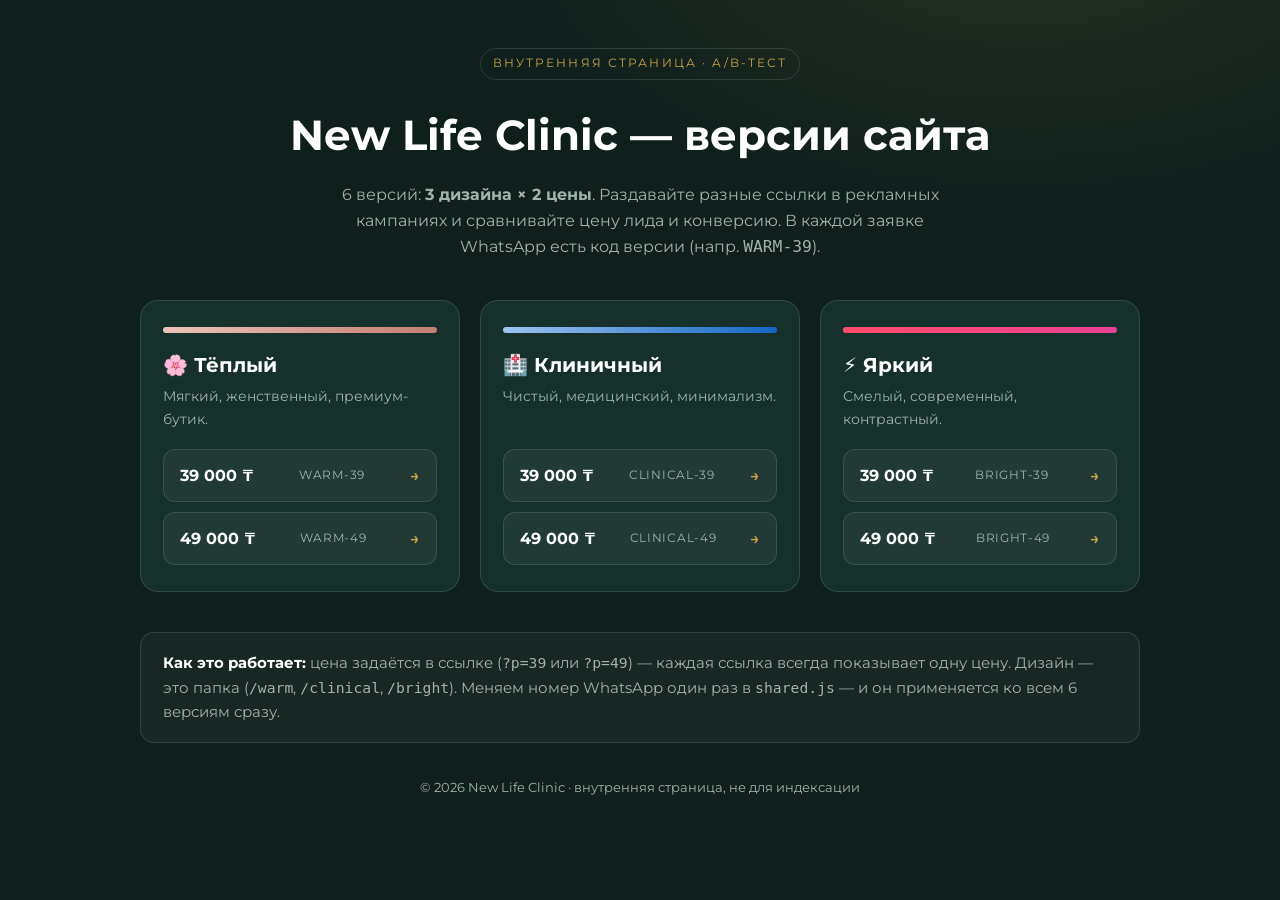
<file: index.html>
<!DOCTYPE html>
<html lang="ru">
<head>
  <meta charset="UTF-8" />
  <meta name="viewport" content="width=device-width, initial-scale=1.0" />
  <meta name="robots" content="noindex" />
  <title>New Life Clinic — версии для A/B-теста</title>
  <link href="https://fonts.googleapis.com/css2?family=Montserrat:wght@400;500;600;700&display=swap" rel="stylesheet" />
  <style>
    :root{
      --bg:#0f1f1c; --panel:#16302b; --line:rgba(255,255,255,.12);
      --ink:#fff; --muted:#9fb4ad; --accent:#c8a24c; --accent2:#2a9d6f;
    }
    *{box-sizing:border-box}
    body{margin:0;font-family:'Montserrat',system-ui,sans-serif;background:
      radial-gradient(900px 500px at 80% -10%,rgba(200,162,76,.14),transparent 60%),var(--bg);
      color:var(--ink);line-height:1.6;min-height:100vh;padding:48px 20px}
    .wrap{max-width:1000px;margin:0 auto}
    .head{text-align:center;margin-bottom:40px}
    .badge{display:inline-block;font-size:.74rem;letter-spacing:.18em;text-transform:uppercase;
      color:var(--accent);border:1px solid var(--line);border-radius:999px;padding:.45em 1em;margin-bottom:18px}
    h1{font-size:clamp(1.8rem,4vw,2.6rem);margin:.1em 0 .3em;font-weight:700}
    .sub{color:var(--muted);max-width:620px;margin:0 auto;font-size:1.02rem}
    .grid{display:grid;grid-template-columns:repeat(3,1fr);gap:20px;margin-top:40px}
    .card{background:var(--panel);border:1px solid var(--line);border-radius:18px;padding:26px 22px;display:flex;flex-direction:column}
    .card h2{font-size:1.25rem;margin:0 0 4px}
    .card .desc{color:var(--muted);font-size:.9rem;margin:0 0 18px;min-height:38px}
    .swatch{height:6px;border-radius:999px;margin-bottom:16px}
    .warm .swatch{background:linear-gradient(90deg,#e9c4ba,#c47d72)}
    .clinical .swatch{background:linear-gradient(90deg,#9cc4f0,#1466c4)}
    .bright .swatch{background:linear-gradient(90deg,#ff4d6d,#e84393)}
    .links{display:grid;gap:10px;margin-top:auto}
    .vlink{display:flex;align-items:center;justify-content:space-between;gap:10px;
      text-decoration:none;color:var(--ink);background:rgba(255,255,255,.05);
      border:1px solid var(--line);border-radius:12px;padding:.8em 1em;transition:.18s}
    .vlink:hover{border-color:var(--accent);background:rgba(200,162,76,.1)}
    .vlink .price{font-weight:700}
    .vlink .code{font-size:.74rem;color:var(--muted);letter-spacing:.06em}
    .vlink .go{color:var(--accent);font-weight:600}
    .note{margin-top:40px;background:rgba(255,255,255,.04);border:1px solid var(--line);
      border-radius:14px;padding:18px 22px;color:var(--muted);font-size:.92rem}
    .note strong{color:var(--ink)}
    .foot{text-align:center;color:var(--muted);font-size:.82rem;margin-top:34px}
    @media (max-width:820px){.grid{grid-template-columns:1fr}}
  </style>
</head>
<body>
  <div class="wrap">
    <div class="head">
      <span class="badge">Внутренняя страница · A/B-тест</span>
      <h1>New Life Clinic — версии сайта</h1>
      <p class="sub">6 версий: <strong>3 дизайна × 2 цены</strong>. Раздавайте разные ссылки в рекламных кампаниях и сравнивайте цену лида и конверсию. В каждой заявке WhatsApp есть код версии (напр. <code>WARM-39</code>).</p>
    </div>

    <div class="grid">
      <div class="card warm">
        <div class="swatch"></div>
        <h2>🌸 Тёплый</h2>
        <p class="desc">Мягкий, женственный, премиум-бутик.</p>
        <div class="links">
          <a class="vlink" href="/warm/?p=39"><span class="price">39 000 ₸</span><span class="code">WARM-39</span><span class="go">→</span></a>
          <a class="vlink" href="/warm/?p=49"><span class="price">49 000 ₸</span><span class="code">WARM-49</span><span class="go">→</span></a>
        </div>
      </div>

      <div class="card clinical">
        <div class="swatch"></div>
        <h2>🏥 Клиничный</h2>
        <p class="desc">Чистый, медицинский, минимализм.</p>
        <div class="links">
          <a class="vlink" href="/clinical/?p=39"><span class="price">39 000 ₸</span><span class="code">CLINICAL-39</span><span class="go">→</span></a>
          <a class="vlink" href="/clinical/?p=49"><span class="price">49 000 ₸</span><span class="code">CLINICAL-49</span><span class="go">→</span></a>
        </div>
      </div>

      <div class="card bright">
        <div class="swatch"></div>
        <h2>⚡ Яркий</h2>
        <p class="desc">Смелый, современный, контрастный.</p>
        <div class="links">
          <a class="vlink" href="/bright/?p=39"><span class="price">39 000 ₸</span><span class="code">BRIGHT-39</span><span class="go">→</span></a>
          <a class="vlink" href="/bright/?p=49"><span class="price">49 000 ₸</span><span class="code">BRIGHT-49</span><span class="go">→</span></a>
        </div>
      </div>
    </div>

    <div class="note">
      <strong>Как это работает:</strong> цена задаётся в ссылке (<code>?p=39</code> или <code>?p=49</code>) — каждая ссылка всегда показывает одну цену. Дизайн — это папка (<code>/warm</code>, <code>/clinical</code>, <code>/bright</code>). Меняем номер WhatsApp один раз в <code>shared.js</code> — и он применяется ко всем 6 версиям сразу.
    </div>
    <p class="foot">© <span id="y">2026</span> New Life Clinic · внутренняя страница, не для индексации</p>
  </div>
  <script>document.getElementById('y').textContent=new Date().getFullYear();</script>
</body>
</html>
</file>
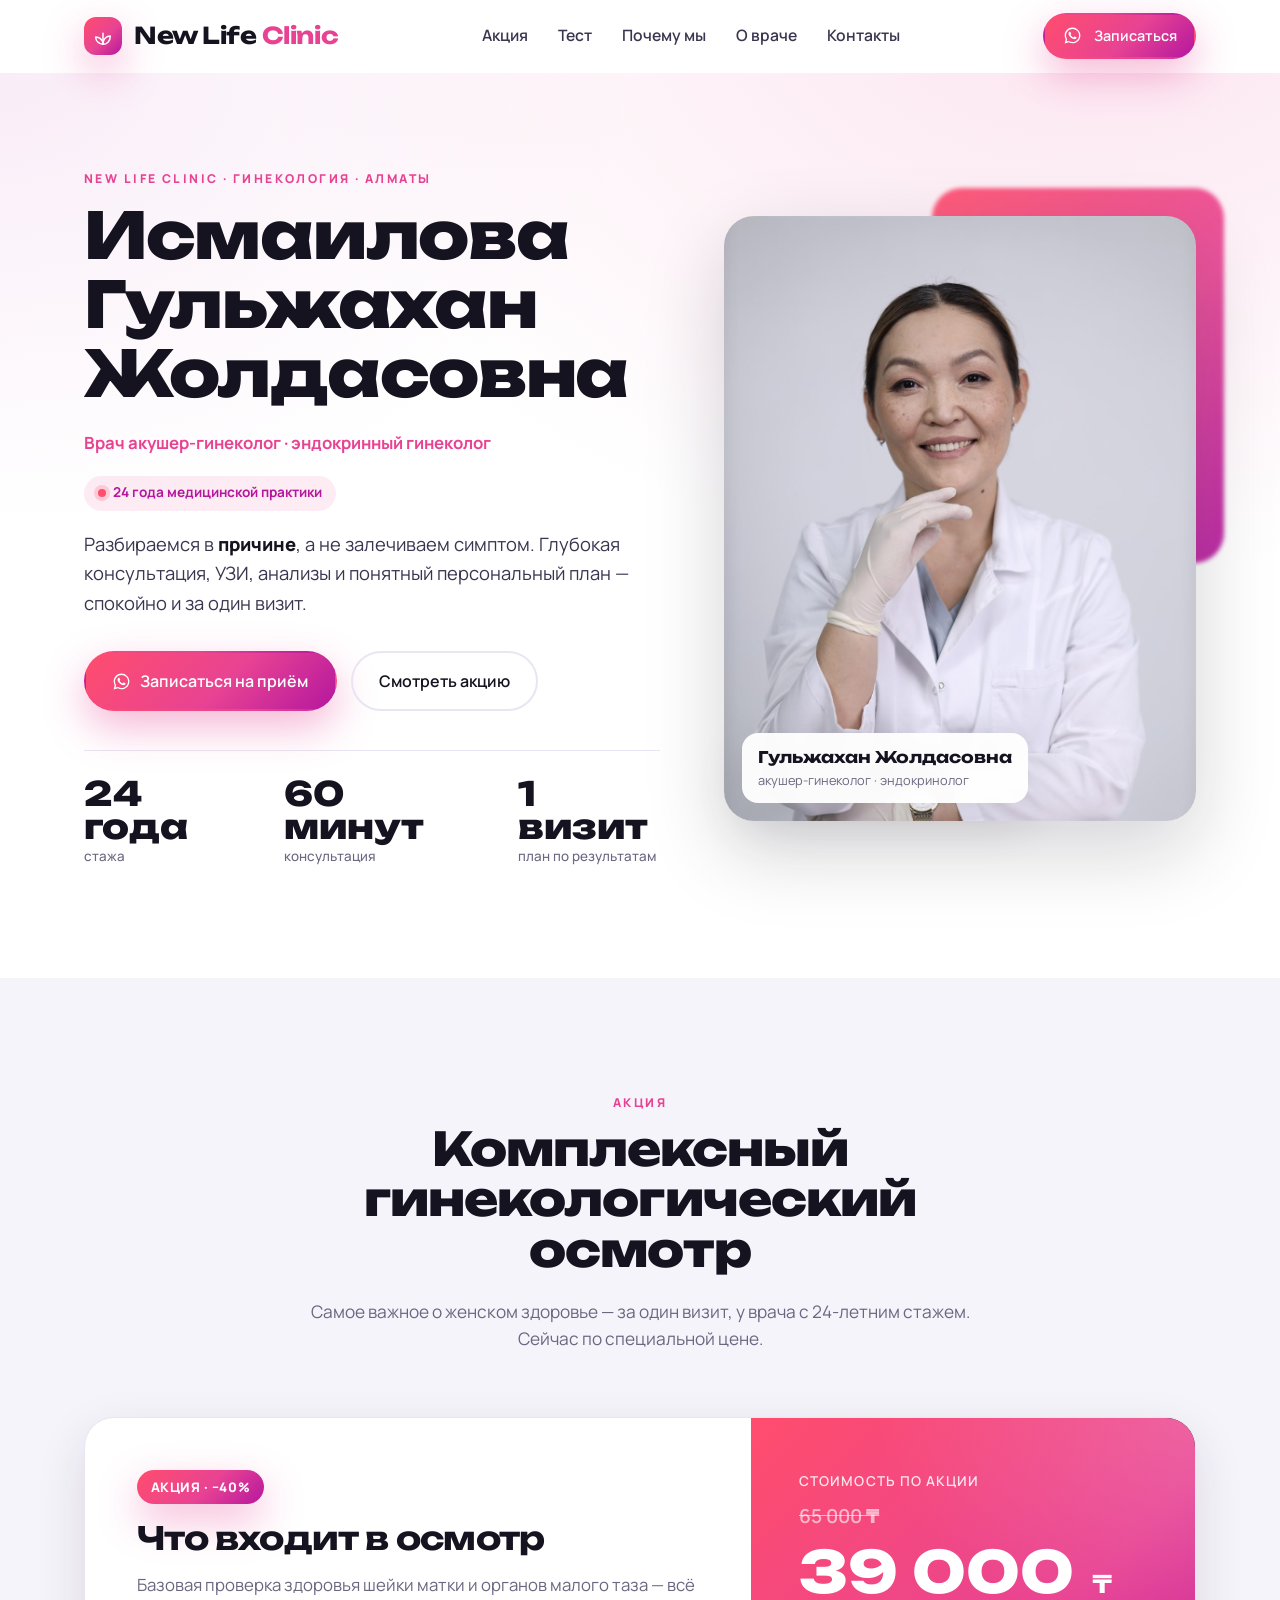
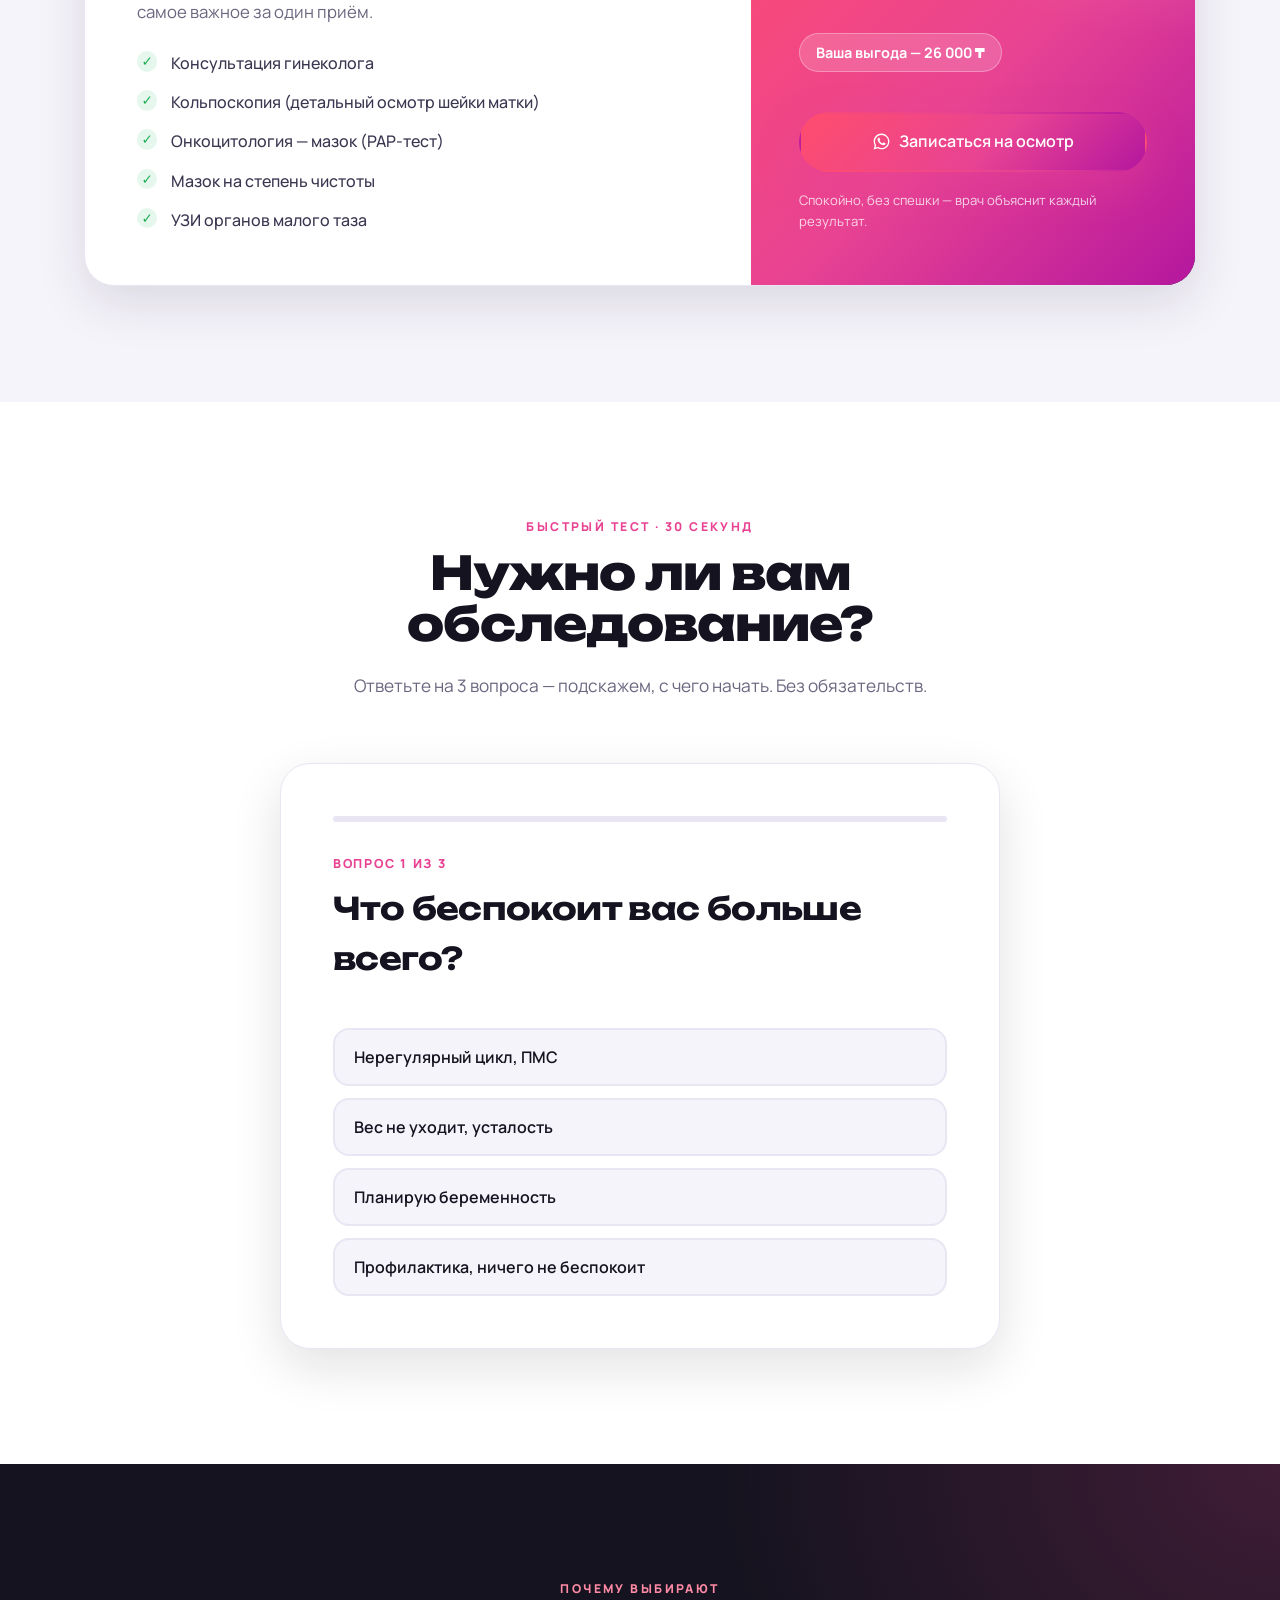
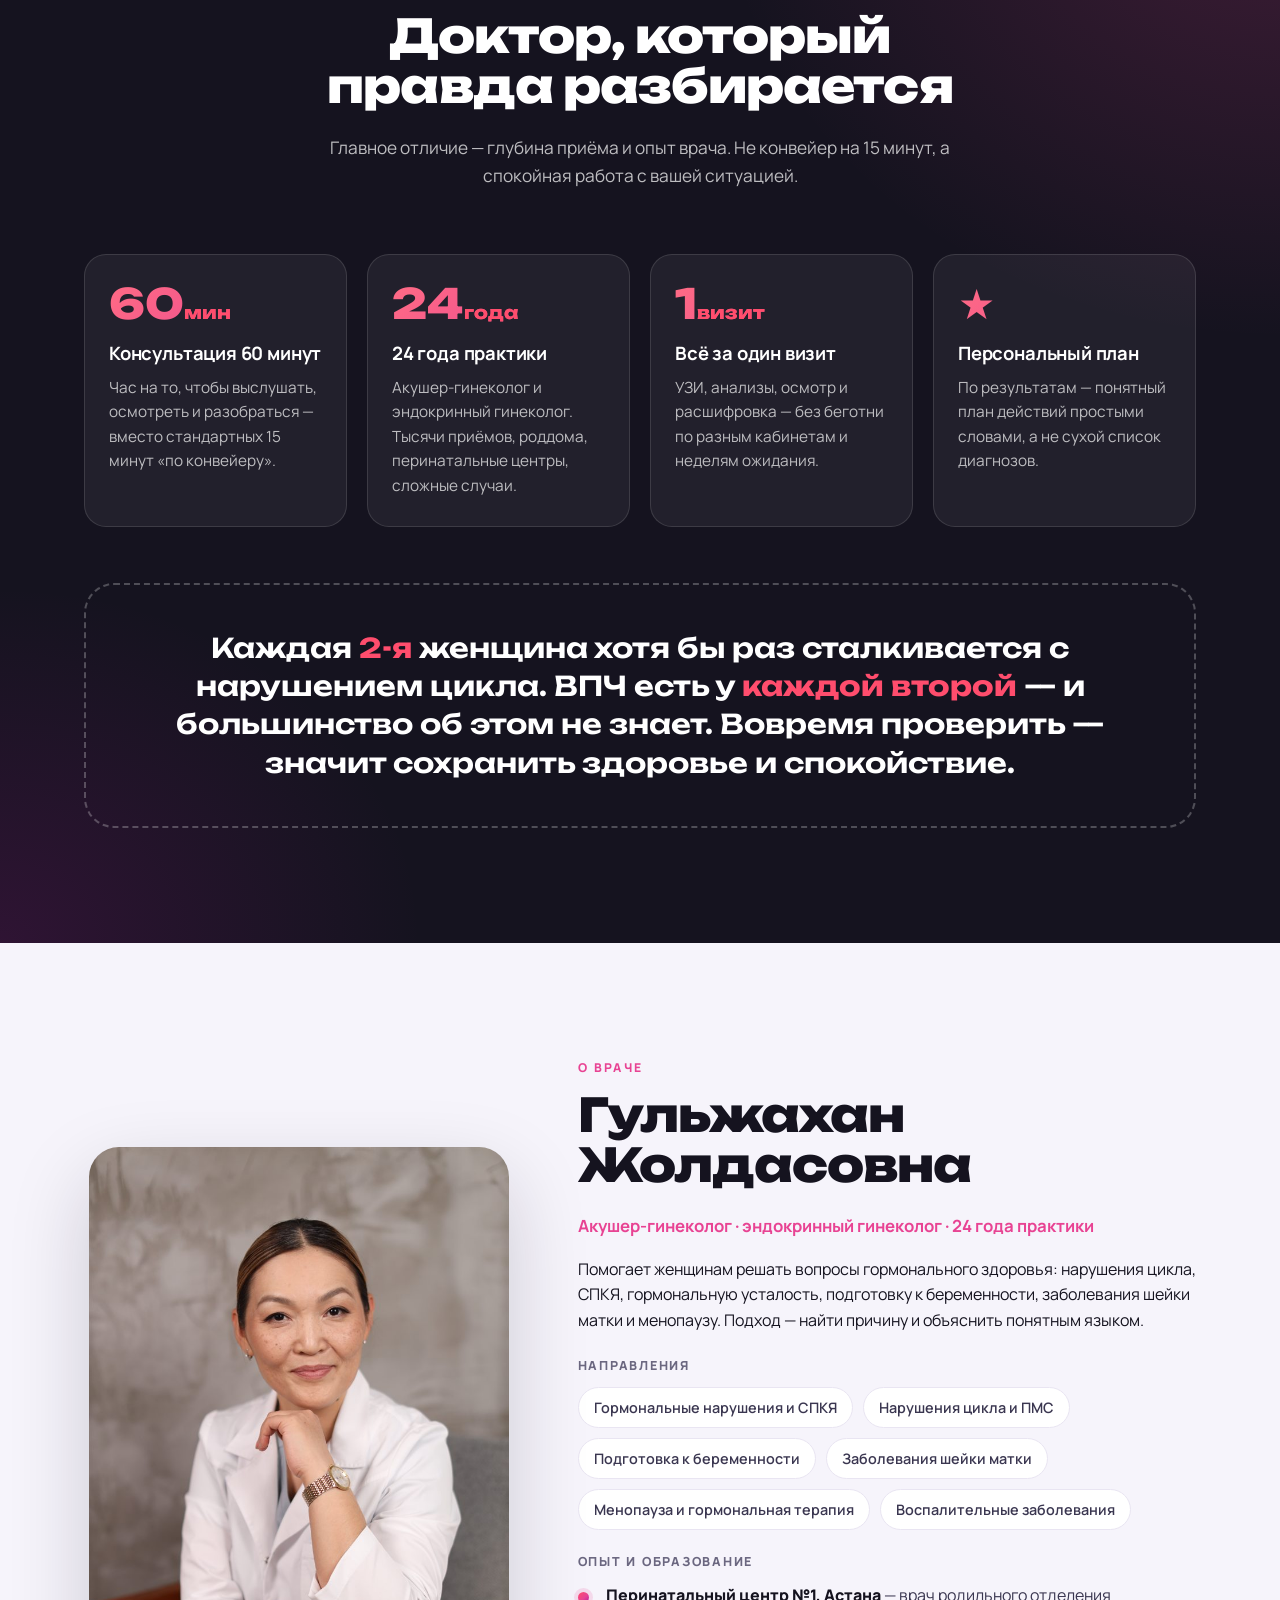
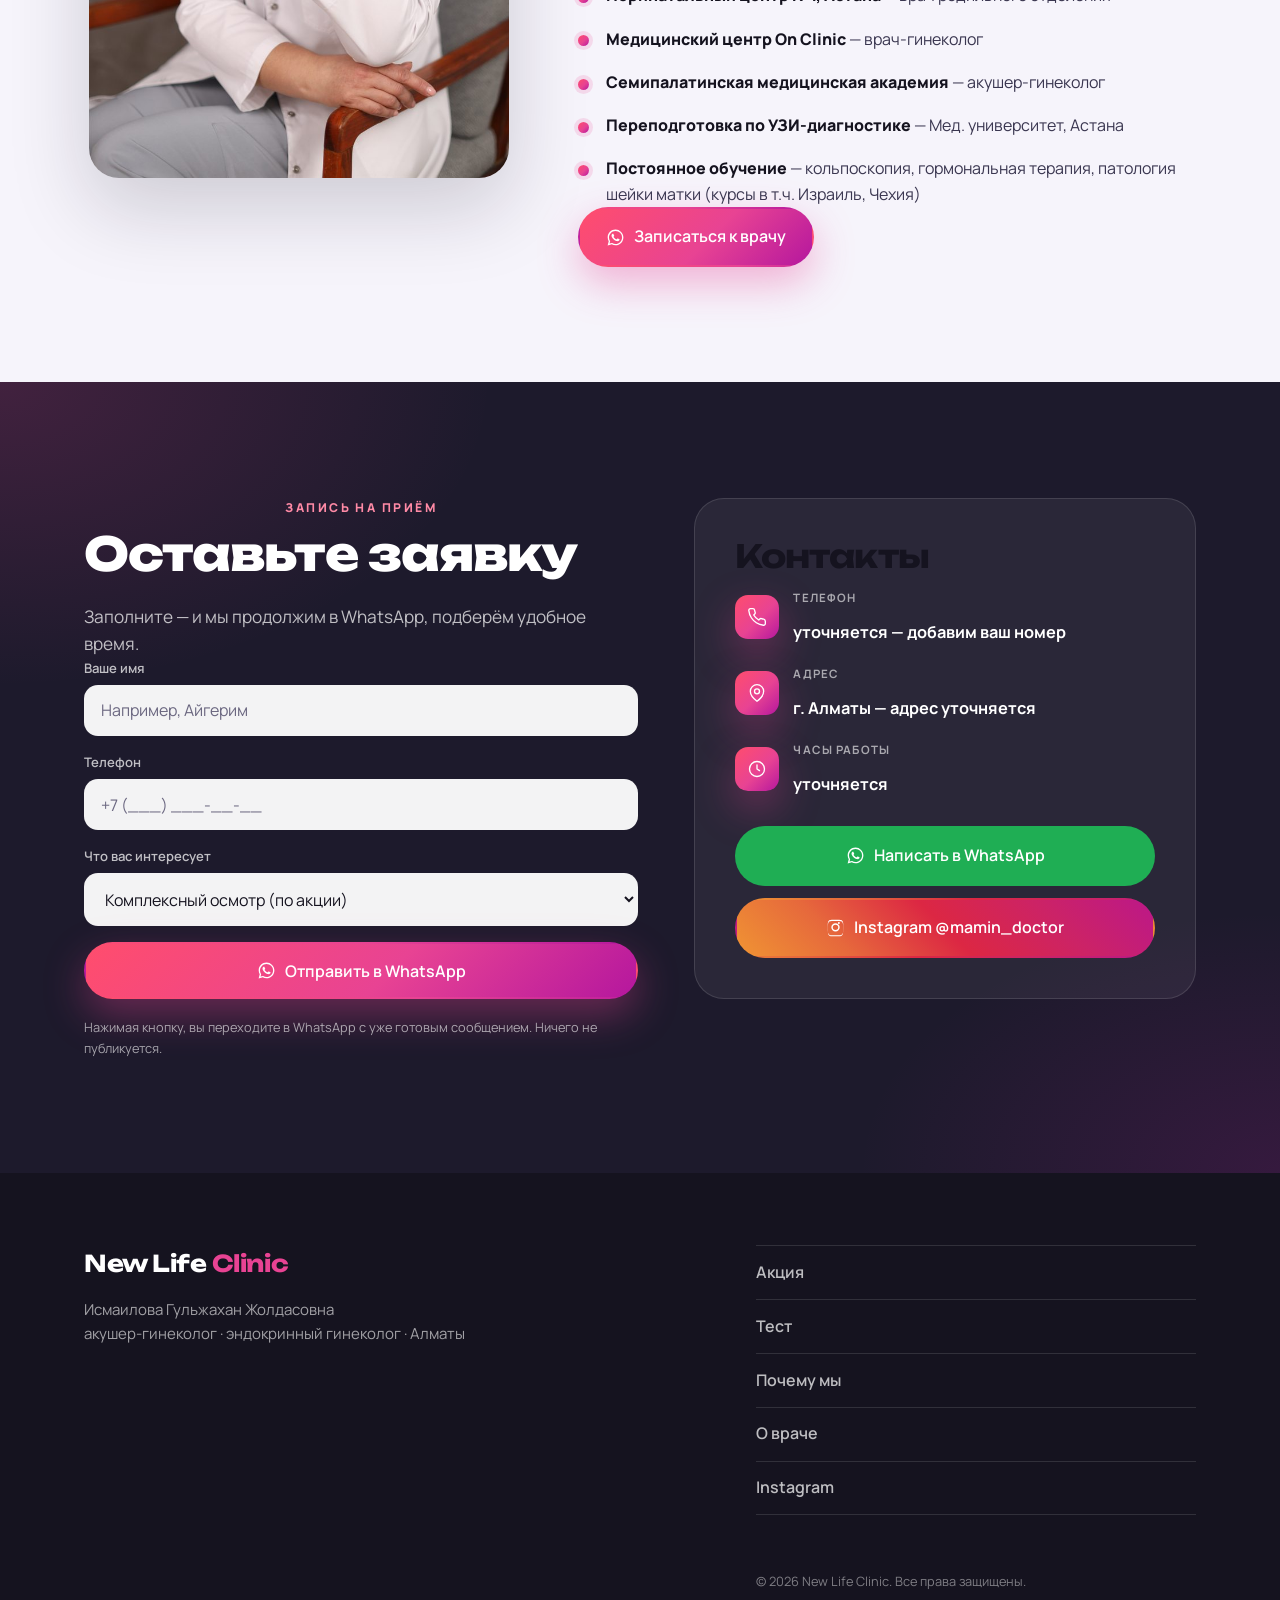
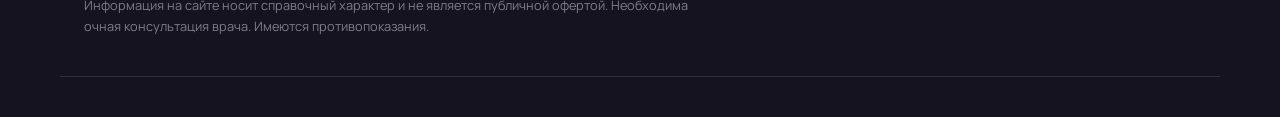
<file: bright/index.html>
<!DOCTYPE html>
<html lang="ru">
<head>
  <meta charset="UTF-8" />
  <meta name="viewport" content="width=device-width, initial-scale=1.0" />
  <title>New Life Clinic — гинеколог Гульжахан Жолдасовна, Алматы</title>
  <meta name="description" content="New Life Clinic, Алматы. Исмаилова Гульжахан Жолдасовна — акушер-гинеколог, эндокринный гинеколог, 24 года практики. Комплексный осмотр по акции. Запись через WhatsApp." />
  <meta name="theme-color" content="#143f39" />
  <meta property="og:type" content="website" />
  <meta property="og:title" content="New Life Clinic — гинеколог Гульжахан Жолдасовна, Алматы" />
  <meta property="og:description" content="Акушер-гинеколог, эндокринный гинеколог с 24-летним стажем. Комплексный осмотр по акции." />
  <meta property="og:image" content="/images/doctor-hero.jpg" />
  <link rel="stylesheet" href="styles.css" />
  <link rel="stylesheet" href="/mobile-fix.css" />
</head>
<body>

  <!-- ================= HEADER ================= -->
  <header class="site-header" id="top">
    <div class="container header-inner">
      <a href="#top" class="logo" aria-label="New Life Clinic">
        <span class="logo-mark" aria-hidden="true">
          <svg viewBox="0 0 24 24" width="22" height="22" fill="none" stroke="currentColor" stroke-width="1.6" stroke-linecap="round" stroke-linejoin="round">
            <path d="M12 21c0-5 -4-8 -8-8 0 5 4 8 8 8Z"/><path d="M12 21c0-6 4-9 8-9 0 6-4 9-8 9Z"/><path d="M12 21V9"/>
          </svg>
        </span>
        <span class="logo-text">New&nbsp;Life&nbsp;<span class="logo-accent">Clinic</span></span>
      </a>
      <nav class="main-nav" aria-label="Основная навигация">
        <a href="#services">Акция</a>
        <a href="#quiz">Тест</a>
        <a href="#why">Почему мы</a>
        <a href="#about">О враче</a>
        <a href="#contacts">Контакты</a>
      </nav>
      <a class="btn btn-primary btn-sm header-cta" data-wa data-service="приём"><svg class="ico" viewBox="0 0 24 24" fill="currentColor" aria-hidden="true"><path d="M19.05 4.91A9.82 9.82 0 0 0 12.04 2C6.58 2 2.13 6.45 2.13 11.91c0 1.75.46 3.45 1.32 4.95L2.05 22l5.25-1.38a9.9 9.9 0 0 0 4.74 1.21h.004c5.46 0 9.91-4.45 9.91-9.91 0-2.65-1.03-5.14-2.9-7.01ZM12.04 20.15h-.003a8.2 8.2 0 0 1-4.18-1.15l-.3-.18-3.12.82.83-3.04-.2-.31a8.2 8.2 0 0 1-1.26-4.38c0-4.54 3.7-8.24 8.25-8.24a8.2 8.2 0 0 1 5.82 2.42 8.18 8.18 0 0 1 2.41 5.83c0 4.54-3.7 8.24-8.24 8.24Zm4.52-6.16c-.25-.12-1.47-.72-1.69-.81-.23-.08-.39-.12-.56.12-.16.25-.64.81-.79.97-.14.17-.29.19-.54.06-.25-.12-1.05-.39-1.99-1.23-.74-.66-1.23-1.47-1.38-1.72-.14-.25-.01-.38.11-.5.11-.11.25-.29.37-.43.13-.14.17-.25.25-.41.08-.17.04-.31-.02-.43-.06-.12-.56-1.34-.76-1.84-.2-.48-.4-.42-.56-.43h-.48c-.17 0-.43.06-.66.31-.22.25-.86.85-.86 2.07s.89 2.4 1.01 2.56c.12.17 1.75 2.67 4.23 3.74.59.26 1.05.41 1.41.52.59.19 1.13.16 1.56.1.48-.07 1.47-.6 1.67-1.18.21-.58.21-1.07.14-1.18-.06-.1-.22-.16-.47-.28Z"/></svg> Записаться</a>
    </div>
  </header>

  <main>

    <!-- ================= HERO ================= -->
    <section class="hero">
      <div class="container hero-grid">
        <div class="hero-copy reveal">
          <p class="eyebrow">New Life Clinic · Гинекология · Алматы</p>
          <h1>Исмаилова<br>Гульжахан Жолдасовна</h1>
          <p class="hero-role">Врач акушер-гинеколог · эндокринный гинеколог</p>
          <p class="hero-badge"><span class="dot"></span> 24 года медицинской практики</p>
          <p class="hero-lead">
            Разбираемся в <strong>причине</strong>, а не залечиваем симптом. Глубокая консультация,
            УЗИ, анализы и понятный персональный план — спокойно и за один визит.
          </p>
          <div class="hero-actions">
            <a class="btn btn-primary" data-wa data-service="осмотр"><svg class="ico" viewBox="0 0 24 24" fill="currentColor" aria-hidden="true"><path d="M19.05 4.91A9.82 9.82 0 0 0 12.04 2C6.58 2 2.13 6.45 2.13 11.91c0 1.75.46 3.45 1.32 4.95L2.05 22l5.25-1.38a9.9 9.9 0 0 0 4.74 1.21h.004c5.46 0 9.91-4.45 9.91-9.91 0-2.65-1.03-5.14-2.9-7.01ZM12.04 20.15h-.003a8.2 8.2 0 0 1-4.18-1.15l-.3-.18-3.12.82.83-3.04-.2-.31a8.2 8.2 0 0 1-1.26-4.38c0-4.54 3.7-8.24 8.25-8.24a8.2 8.2 0 0 1 5.82 2.42 8.18 8.18 0 0 1 2.41 5.83c0 4.54-3.7 8.24-8.24 8.24Zm4.52-6.16c-.25-.12-1.47-.72-1.69-.81-.23-.08-.39-.12-.56.12-.16.25-.64.81-.79.97-.14.17-.29.19-.54.06-.25-.12-1.05-.39-1.99-1.23-.74-.66-1.23-1.47-1.38-1.72-.14-.25-.01-.38.11-.5.11-.11.25-.29.37-.43.13-.14.17-.25.25-.41.08-.17.04-.31-.02-.43-.06-.12-.56-1.34-.76-1.84-.2-.48-.4-.42-.56-.43h-.48c-.17 0-.43.06-.66.31-.22.25-.86.85-.86 2.07s.89 2.4 1.01 2.56c.12.17 1.75 2.67 4.23 3.74.59.26 1.05.41 1.41.52.59.19 1.13.16 1.56.1.48-.07 1.47-.6 1.67-1.18.21-.58.21-1.07.14-1.18-.06-.1-.22-.16-.47-.28Z"/></svg> Записаться на приём</a>
            <a class="btn btn-ghost" href="#services">Смотреть акцию</a>
          </div>
          <ul class="hero-stats">
            <li><strong>24 года</strong><span>стажа</span></li>
            <li><strong>60 минут</strong><span>консультация</span></li>
            <li><strong>1 визит</strong><span>план по результатам</span></li>
          </ul>
        </div>
        <div class="hero-photo reveal">
          <div class="photo-frame float">
            <img src="/images/doctor-hero.jpg" width="1013" height="1300" alt="Исмаилова Гульжахан Жолдасовна — акушер-гинеколог, эндокринный гинеколог" />
          </div>
          <div class="photo-tag">
            <strong>Гульжахан Жолдасовна</strong>
            <span>акушер-гинеколог · эндокринолог</span>
          </div>
        </div>
      </div>
    </section>

    <!-- ================= PROMO OFFER ================= -->
    <section class="section services" id="services">
      <div class="container">
        <div class="section-head reveal">
          <p class="eyebrow center">Акция</p>
          <h2>Комплексный гинекологический осмотр</h2>
          <p class="section-sub">Самое важное о женском здоровье — за один визит, у врача с 24-летним стажем. Сейчас по специальной цене.</p>
        </div>
        <article class="promo reveal">
          <div class="promo-body">
            <span class="badge-sale" data-discount>Акция · −40%</span>
            <h3>Что входит в осмотр</h3>
            <p class="promo-desc">Базовая проверка здоровья шейки матки и органов малого таза — всё самое важное за один приём.</p>
            <ul class="promo-list">
              <li>Консультация гинеколога</li>
              <li>Кольпоскопия (детальный осмотр шейки матки)</li>
              <li>Онкоцитология — мазок (PAP-тест)</li>
              <li>Мазок на степень чистоты</li>
              <li>УЗИ органов малого таза</li>
            </ul>
          </div>
          <div class="promo-side">
            <p class="promo-price-label">Стоимость по акции</p>
            <p class="promo-prices">
              <span class="promo-old"><span data-price-old>65 000</span> ₸</span>
              <span class="promo-price"><span data-price-new>39 000</span> <span class="cur">₸</span></span>
            </p>
            <p class="promo-save">Ваша выгода — <span data-price-save>26 000</span> ₸</p>
            <a class="btn btn-primary btn-block" data-wa data-service="осмотр"><svg class="ico" viewBox="0 0 24 24" fill="currentColor" aria-hidden="true"><path d="M19.05 4.91A9.82 9.82 0 0 0 12.04 2C6.58 2 2.13 6.45 2.13 11.91c0 1.75.46 3.45 1.32 4.95L2.05 22l5.25-1.38a9.9 9.9 0 0 0 4.74 1.21h.004c5.46 0 9.91-4.45 9.91-9.91 0-2.65-1.03-5.14-2.9-7.01ZM12.04 20.15h-.003a8.2 8.2 0 0 1-4.18-1.15l-.3-.18-3.12.82.83-3.04-.2-.31a8.2 8.2 0 0 1-1.26-4.38c0-4.54 3.7-8.24 8.25-8.24a8.2 8.2 0 0 1 5.82 2.42 8.18 8.18 0 0 1 2.41 5.83c0 4.54-3.7 8.24-8.24 8.24Zm4.52-6.16c-.25-.12-1.47-.72-1.69-.81-.23-.08-.39-.12-.56.12-.16.25-.64.81-.79.97-.14.17-.29.19-.54.06-.25-.12-1.05-.39-1.99-1.23-.74-.66-1.23-1.47-1.38-1.72-.14-.25-.01-.38.11-.5.11-.11.25-.29.37-.43.13-.14.17-.25.25-.41.08-.17.04-.31-.02-.43-.06-.12-.56-1.34-.76-1.84-.2-.48-.4-.42-.56-.43h-.48c-.17 0-.43.06-.66.31-.22.25-.86.85-.86 2.07s.89 2.4 1.01 2.56c.12.17 1.75 2.67 4.23 3.74.59.26 1.05.41 1.41.52.59.19 1.13.16 1.56.1.48-.07 1.47-.6 1.67-1.18.21-.58.21-1.07.14-1.18-.06-.1-.22-.16-.47-.28Z"/></svg> Записаться на осмотр</a>
            <p class="promo-note">Спокойно, без спешки — врач объяснит каждый результат.</p>
          </div>
        </article>
      </div>
    </section>

    <!-- ================= QUIZ ================= -->
    <section class="section quiz" id="quiz">
      <div class="container">
        <div class="section-head reveal">
          <p class="eyebrow center">Быстрый тест · 30 секунд</p>
          <h2>Нужно ли вам обследование?</h2>
          <p class="section-sub">Ответьте на 3 вопроса — подскажем, с чего начать. Без обязательств.</p>
        </div>
        <div class="quiz-card reveal" id="quiz-card">
          <div class="quiz-progress"><span class="quiz-progress-bar" id="quiz-bar"></span></div>
          <div class="quiz-step is-active" data-step="0">
            <p class="quiz-count">Вопрос 1 из 3</p>
            <p class="quiz-q">Что беспокоит вас больше всего?</p>
            <div class="quiz-options">
              <button type="button" class="quiz-opt" data-value="нерегулярный цикл или ПМС">Нерегулярный цикл, ПМС</button>
              <button type="button" class="quiz-opt" data-value="вес не уходит, усталость">Вес не уходит, усталость</button>
              <button type="button" class="quiz-opt" data-value="планирование беременности">Планирую беременность</button>
              <button type="button" class="quiz-opt" data-value="профилактика / ничего не беспокоит">Профилактика, ничего не беспокоит</button>
            </div>
          </div>
          <div class="quiz-step" data-step="1">
            <p class="quiz-count">Вопрос 2 из 3</p>
            <p class="quiz-q">Когда вы последний раз были у гинеколога?</p>
            <div class="quiz-options">
              <button type="button" class="quiz-opt" data-value="менее года назад">Менее года назад</button>
              <button type="button" class="quiz-opt" data-value="1–3 года назад">1–3 года назад</button>
              <button type="button" class="quiz-opt" data-value="более 3 лет / не помню">Более 3 лет или не помню</button>
            </div>
          </div>
          <div class="quiz-step" data-step="2">
            <p class="quiz-count">Вопрос 3 из 3</p>
            <p class="quiz-q">Делали ли вы УЗИ и мазок за последний год?</p>
            <div class="quiz-options">
              <button type="button" class="quiz-opt" data-value="да, недавно">Да, недавно</button>
              <button type="button" class="quiz-opt" data-value="давно">Давно</button>
              <button type="button" class="quiz-opt" data-value="никогда / не помню">Никогда или не помню</button>
            </div>
          </div>
          <div class="quiz-step quiz-result" data-step="3">
            <div class="quiz-check" aria-hidden="true">
              <svg viewBox="0 0 24 24" width="34" height="34" fill="none" stroke="currentColor" stroke-width="2.2" stroke-linecap="round" stroke-linejoin="round"><path d="M20 6 9 17l-5-5"/></svg>
            </div>
            <h3>Вам подойдёт комплексный осмотр</h3>
            <p class="quiz-result-text">По вашим ответам разумно начать с базового обследования за <strong><span data-price-new>39 000</span> ₸</strong>: осмотр, УЗИ и мазки за один визит. Врач разберётся в ситуации и подскажет, что делать дальше.</p>
            <a class="btn btn-primary" id="quiz-wa" target="_blank" rel="noopener"><svg class="ico" viewBox="0 0 24 24" fill="currentColor" aria-hidden="true"><path d="M19.05 4.91A9.82 9.82 0 0 0 12.04 2C6.58 2 2.13 6.45 2.13 11.91c0 1.75.46 3.45 1.32 4.95L2.05 22l5.25-1.38a9.9 9.9 0 0 0 4.74 1.21h.004c5.46 0 9.91-4.45 9.91-9.91 0-2.65-1.03-5.14-2.9-7.01ZM12.04 20.15h-.003a8.2 8.2 0 0 1-4.18-1.15l-.3-.18-3.12.82.83-3.04-.2-.31a8.2 8.2 0 0 1-1.26-4.38c0-4.54 3.7-8.24 8.25-8.24a8.2 8.2 0 0 1 5.82 2.42 8.18 8.18 0 0 1 2.41 5.83c0 4.54-3.7 8.24-8.24 8.24Zm4.52-6.16c-.25-.12-1.47-.72-1.69-.81-.23-.08-.39-.12-.56.12-.16.25-.64.81-.79.97-.14.17-.29.19-.54.06-.25-.12-1.05-.39-1.99-1.23-.74-.66-1.23-1.47-1.38-1.72-.14-.25-.01-.38.11-.5.11-.11.25-.29.37-.43.13-.14.17-.25.25-.41.08-.17.04-.31-.02-.43-.06-.12-.56-1.34-.76-1.84-.2-.48-.4-.42-.56-.43h-.48c-.17 0-.43.06-.66.31-.22.25-.86.85-.86 2.07s.89 2.4 1.01 2.56c.12.17 1.75 2.67 4.23 3.74.59.26 1.05.41 1.41.52.59.19 1.13.16 1.56.1.48-.07 1.47-.6 1.67-1.18.21-.58.21-1.07.14-1.18-.06-.1-.22-.16-.47-.28Z"/></svg> Записаться в WhatsApp</a>
            <button type="button" class="quiz-restart" id="quiz-restart">Пройти заново</button>
          </div>
        </div>
      </div>
    </section>

    <!-- ================= WHY US ================= -->
    <section class="section why" id="why">
      <div class="container">
        <div class="section-head reveal">
          <p class="eyebrow center light">Почему выбирают</p>
          <h2 class="on-dark">Доктор, который правда разбирается</h2>
          <p class="section-sub on-dark-sub">Главное отличие — глубина приёма и опыт врача. Не конвейер на 15 минут, а спокойная работа с вашей ситуацией.</p>
        </div>
        <div class="why-grid">
          <article class="why-card reveal"><span class="why-num">60<small>мин</small></span><h4>Консультация 60 минут</h4><p>Час на то, чтобы выслушать, осмотреть и разобраться — вместо стандартных 15 минут «по конвейеру».</p></article>
          <article class="why-card reveal"><span class="why-num">24<small>года</small></span><h4>24 года практики</h4><p>Акушер-гинеколог и эндокринный гинеколог. Тысячи приёмов, роддома, перинатальные центры, сложные случаи.</p></article>
          <article class="why-card reveal"><span class="why-num">1<small>визит</small></span><h4>Всё за один визит</h4><p>УЗИ, анализы, осмотр и расшифровка — без беготни по разным кабинетам и неделям ожидания.</p></article>
          <article class="why-card reveal"><span class="why-num">★</span><h4>Персональный план</h4><p>По результатам — понятный план действий простыми словами, а не сухой список диагнозов.</p></article>
        </div>
        <div class="facts reveal">
          <p>Каждая <strong>2-я</strong> женщина хотя бы раз сталкивается с нарушением цикла. ВПЧ есть у <strong>каждой второй</strong> — и большинство об этом не знает. Вовремя проверить — значит сохранить здоровье и спокойствие.</p>
        </div>
      </div>
    </section>

    <!-- ================= ABOUT DOCTOR ================= -->
    <section class="section about" id="about">
      <div class="container about-grid">
        <div class="about-photo reveal">
          <div class="photo-frame">
            <img src="/images/doctor-about.jpg" width="733" height="1100" alt="Врач Гульжахан Жолдасовна в кабинете New Life Clinic" />
          </div>
        </div>
        <div class="about-copy reveal">
          <p class="eyebrow">О враче</p>
          <h2>Гульжахан Жолдасовна</h2>
          <p class="about-role">Акушер-гинеколог · эндокринный гинеколог · 24 года практики</p>
          <p>Помогает женщинам решать вопросы гормонального здоровья: нарушения цикла, СПКЯ, гормональную усталость, подготовку к беременности, заболевания шейки матки и менопаузу. Подход — найти причину и объяснить понятным языком.</p>
          <h5 class="about-subhead">Направления</h5>
          <ul class="chips">
            <li>Гормональные нарушения и СПКЯ</li><li>Нарушения цикла и ПМС</li><li>Подготовка к беременности</li>
            <li>Заболевания шейки матки</li><li>Менопауза и гормональная терапия</li><li>Воспалительные заболевания</li>
          </ul>
          <h5 class="about-subhead">Опыт и образование</h5>
          <ul class="timeline">
            <li><strong>Перинатальный центр №1, Астана</strong> — врач родильного отделения</li>
            <li><strong>Медицинский центр On Clinic</strong> — врач-гинеколог</li>
            <li><strong>Семипалатинская медицинская академия</strong> — акушер-гинеколог</li>
            <li><strong>Переподготовка по УЗИ-диагностике</strong> — Мед. университет, Астана</li>
            <li><strong>Постоянное обучение</strong> — кольпоскопия, гормональная терапия, патология шейки матки (курсы в т.ч. Израиль, Чехия)</li>
          </ul>
          <a class="btn btn-primary" data-wa data-service="приём к врачу Гульжахан Жолдасовне"><svg class="ico" viewBox="0 0 24 24" fill="currentColor" aria-hidden="true"><path d="M19.05 4.91A9.82 9.82 0 0 0 12.04 2C6.58 2 2.13 6.45 2.13 11.91c0 1.75.46 3.45 1.32 4.95L2.05 22l5.25-1.38a9.9 9.9 0 0 0 4.74 1.21h.004c5.46 0 9.91-4.45 9.91-9.91 0-2.65-1.03-5.14-2.9-7.01ZM12.04 20.15h-.003a8.2 8.2 0 0 1-4.18-1.15l-.3-.18-3.12.82.83-3.04-.2-.31a8.2 8.2 0 0 1-1.26-4.38c0-4.54 3.7-8.24 8.25-8.24a8.2 8.2 0 0 1 5.82 2.42 8.18 8.18 0 0 1 2.41 5.83c0 4.54-3.7 8.24-8.24 8.24Zm4.52-6.16c-.25-.12-1.47-.72-1.69-.81-.23-.08-.39-.12-.56.12-.16.25-.64.81-.79.97-.14.17-.29.19-.54.06-.25-.12-1.05-.39-1.99-1.23-.74-.66-1.23-1.47-1.38-1.72-.14-.25-.01-.38.11-.5.11-.11.25-.29.37-.43.13-.14.17-.25.25-.41.08-.17.04-.31-.02-.43-.06-.12-.56-1.34-.76-1.84-.2-.48-.4-.42-.56-.43h-.48c-.17 0-.43.06-.66.31-.22.25-.86.85-.86 2.07s.89 2.4 1.01 2.56c.12.17 1.75 2.67 4.23 3.74.59.26 1.05.41 1.41.52.59.19 1.13.16 1.56.1.48-.07 1.47-.6 1.67-1.18.21-.58.21-1.07.14-1.18-.06-.1-.22-.16-.47-.28Z"/></svg> Записаться к врачу</a>
        </div>
      </div>
    </section>

    <!-- ================= BOOKING + CONTACTS ================= -->
    <section class="section booking" id="contacts">
      <div class="container booking-grid">
        <div class="booking-form-wrap reveal">
          <p class="eyebrow center light">Запись на приём</p>
          <h2 class="on-dark">Оставьте заявку</h2>
          <p class="section-sub on-dark-sub">Заполните — и мы продолжим в WhatsApp, подберём удобное время.</p>
          <form id="booking-form" class="booking-form" novalidate>
            <label><span>Ваше имя</span><input type="text" name="name" placeholder="Например, Айгерим" required /></label>
            <label><span>Телефон</span><input type="tel" name="phone" placeholder="+7 (___) ___-__-__" required /></label>
            <label><span>Что вас интересует</span>
              <select name="service">
                <option value="Комплексный осмотр (по акции)">Комплексный осмотр (по акции)</option>
                <option value="Нужна консультация — помогите определиться">Нужна консультация — помогите определиться</option>
              </select>
            </label>
            <button type="submit" class="btn btn-primary btn-block"><svg class="ico" viewBox="0 0 24 24" fill="currentColor" aria-hidden="true"><path d="M19.05 4.91A9.82 9.82 0 0 0 12.04 2C6.58 2 2.13 6.45 2.13 11.91c0 1.75.46 3.45 1.32 4.95L2.05 22l5.25-1.38a9.9 9.9 0 0 0 4.74 1.21h.004c5.46 0 9.91-4.45 9.91-9.91 0-2.65-1.03-5.14-2.9-7.01ZM12.04 20.15h-.003a8.2 8.2 0 0 1-4.18-1.15l-.3-.18-3.12.82.83-3.04-.2-.31a8.2 8.2 0 0 1-1.26-4.38c0-4.54 3.7-8.24 8.25-8.24a8.2 8.2 0 0 1 5.82 2.42 8.18 8.18 0 0 1 2.41 5.83c0 4.54-3.7 8.24-8.24 8.24Zm4.52-6.16c-.25-.12-1.47-.72-1.69-.81-.23-.08-.39-.12-.56.12-.16.25-.64.81-.79.97-.14.17-.29.19-.54.06-.25-.12-1.05-.39-1.99-1.23-.74-.66-1.23-1.47-1.38-1.72-.14-.25-.01-.38.11-.5.11-.11.25-.29.37-.43.13-.14.17-.25.25-.41.08-.17.04-.31-.02-.43-.06-.12-.56-1.34-.76-1.84-.2-.48-.4-.42-.56-.43h-.48c-.17 0-.43.06-.66.31-.22.25-.86.85-.86 2.07s.89 2.4 1.01 2.56c.12.17 1.75 2.67 4.23 3.74.59.26 1.05.41 1.41.52.59.19 1.13.16 1.56.1.48-.07 1.47-.6 1.67-1.18.21-.58.21-1.07.14-1.18-.06-.1-.22-.16-.47-.28Z"/></svg> Отправить в WhatsApp</button>
            <p class="form-hint">Нажимая кнопку, вы переходите в WhatsApp с уже готовым сообщением. Ничего не публикуется.</p>
          </form>
        </div>
        <div class="contacts-wrap reveal">
          <h3>Контакты</h3>
          <ul class="contact-list">
            <li>
              <span class="contact-ico" aria-hidden="true"><svg viewBox="0 0 24 24" width="20" height="20" fill="none" stroke="currentColor" stroke-width="1.6" stroke-linecap="round" stroke-linejoin="round"><path d="M22 16.9v3a2 2 0 0 1-2.2 2 19.8 19.8 0 0 1-8.6-3 19.5 19.5 0 0 1-6-6 19.8 19.8 0 0 1-3-8.6A2 2 0 0 1 4.1 2h3a2 2 0 0 1 2 1.7c.1.9.4 1.8.7 2.6a2 2 0 0 1-.5 2.1L8.1 9.6a16 16 0 0 0 6 6l1.2-1.2a2 2 0 0 1 2.1-.5c.8.3 1.7.6 2.6.7a2 2 0 0 1 1.7 2Z"/></svg></span>
              <div><p class="contact-label">Телефон</p><a class="contact-value" data-phone href="#">уточняется — добавим ваш номер</a></div>
            </li>
            <li>
              <span class="contact-ico" aria-hidden="true"><svg viewBox="0 0 24 24" width="20" height="20" fill="none" stroke="currentColor" stroke-width="1.6" stroke-linecap="round" stroke-linejoin="round"><path d="M20 10c0 6-8 12-8 12S4 16 4 10a8 8 0 0 1 16 0Z"/><circle cx="12" cy="10" r="3"/></svg></span>
              <div><p class="contact-label">Адрес</p><span class="contact-value">г. Алматы — адрес уточняется</span></div>
            </li>
            <li>
              <span class="contact-ico" aria-hidden="true"><svg viewBox="0 0 24 24" width="20" height="20" fill="none" stroke="currentColor" stroke-width="1.6" stroke-linecap="round" stroke-linejoin="round"><circle cx="12" cy="12" r="9"/><path d="M12 7v5l3 2"/></svg></span>
              <div><p class="contact-label">Часы работы</p><span class="contact-value">уточняется</span></div>
            </li>
          </ul>
          <div class="contact-buttons">
            <a class="btn btn-wa btn-block" data-wa data-service="приём"><svg class="ico" viewBox="0 0 24 24" fill="currentColor" aria-hidden="true"><path d="M19.05 4.91A9.82 9.82 0 0 0 12.04 2C6.58 2 2.13 6.45 2.13 11.91c0 1.75.46 3.45 1.32 4.95L2.05 22l5.25-1.38a9.9 9.9 0 0 0 4.74 1.21h.004c5.46 0 9.91-4.45 9.91-9.91 0-2.65-1.03-5.14-2.9-7.01ZM12.04 20.15h-.003a8.2 8.2 0 0 1-4.18-1.15l-.3-.18-3.12.82.83-3.04-.2-.31a8.2 8.2 0 0 1-1.26-4.38c0-4.54 3.7-8.24 8.25-8.24a8.2 8.2 0 0 1 5.82 2.42 8.18 8.18 0 0 1 2.41 5.83c0 4.54-3.7 8.24-8.24 8.24Zm4.52-6.16c-.25-.12-1.47-.72-1.69-.81-.23-.08-.39-.12-.56.12-.16.25-.64.81-.79.97-.14.17-.29.19-.54.06-.25-.12-1.05-.39-1.99-1.23-.74-.66-1.23-1.47-1.38-1.72-.14-.25-.01-.38.11-.5.11-.11.25-.29.37-.43.13-.14.17-.25.25-.41.08-.17.04-.31-.02-.43-.06-.12-.56-1.34-.76-1.84-.2-.48-.4-.42-.56-.43h-.48c-.17 0-.43.06-.66.31-.22.25-.86.85-.86 2.07s.89 2.4 1.01 2.56c.12.17 1.75 2.67 4.23 3.74.59.26 1.05.41 1.41.52.59.19 1.13.16 1.56.1.48-.07 1.47-.6 1.67-1.18.21-.58.21-1.07.14-1.18-.06-.1-.22-.16-.47-.28Z"/></svg> Написать в WhatsApp</a>
            <a class="btn btn-ig btn-block" data-instagram href="https://www.instagram.com/mamin_doctor/" target="_blank" rel="noopener"><svg class="ico" viewBox="0 0 24 24" fill="currentColor" aria-hidden="true"><path d="M12 2.16c3.2 0 3.58.01 4.85.07 1.17.05 1.8.25 2.23.41.56.22.96.48 1.38.9.42.42.68.82.9 1.38.16.42.36 1.06.41 2.23.06 1.27.07 1.65.07 4.85s-.01 3.58-.07 4.85c-.05 1.17-.25 1.8-.41 2.23-.22.56-.48.96-.9 1.38-.42.42-.82.68-1.38.9-.42.16-1.06.36-2.23.41-1.27.06-1.65.07-4.85.07s-3.58-.01-4.85-.07c-1.17-.05-1.8-.25-2.23-.41a3.7 3.7 0 0 1-1.38-.9 3.7 3.7 0 0 1-.9-1.38c-.16-.42-.36-1.06-.41-2.23C2.17 15.58 2.16 15.2 2.16 12s.01-3.58.07-4.85c.05-1.17.25-1.8.41-2.23.22-.56.48-.96.9-1.38.42-.42.82-.68 1.38-.9.42-.16 1.06-.36 2.23-.41C8.42 2.17 8.8 2.16 12 2.16Zm0 1.62c-3.15 0-3.52.01-4.76.07-1.15.05-1.77.24-2.19.41-.55.21-.94.47-1.35.88-.41.41-.67.8-.88 1.35-.17.42-.36 1.04-.41 2.19-.06 1.24-.07 1.61-.07 4.76s.01 3.52.07 4.76c.05 1.15.24 1.77.41 2.19.21.55.47.94.88 1.35.41.41.8.67 1.35.88.42.17 1.04.36 2.19.41 1.24.06 1.61.07 4.76.07s3.52-.01 4.76-.07c1.15-.05 1.77-.24 2.19-.41.55-.21.94-.47 1.35-.88.41-.41.67-.8.88-1.35.17-.42.36-1.04.41-2.19.06-1.24.07-1.61.07-4.76s-.01-3.52-.07-4.76c-.05-1.15-.24-1.77-.41-2.19a3.6 3.6 0 0 0-.88-1.35 3.6 3.6 0 0 0-1.35-.88c-.42-.17-1.04-.36-2.19-.41-1.24-.06-1.61-.07-4.76-.07Zm0 2.76a5.3 5.3 0 1 0 0 10.6 5.3 5.3 0 0 0 0-10.6Zm0 8.74a3.44 3.44 0 1 1 0-6.88 3.44 3.44 0 0 1 0 6.88Zm5.5-8.94a1.24 1.24 0 1 1-2.48 0 1.24 1.24 0 0 1 2.48 0Z"/></svg> Instagram @mamin_doctor</a>
          </div>
        </div>
      </div>
    </section>

  </main>

  <!-- ================= FOOTER ================= -->
  <footer class="site-footer">
    <div class="container footer-inner">
      <div class="footer-brand">
        <span class="logo-text">New Life <span class="logo-accent">Clinic</span></span>
        <p>Исмаилова Гульжахан Жолдасовна<br>акушер-гинеколог · эндокринный гинеколог · Алматы</p>
      </div>
      <div class="footer-links">
        <a href="#services">Акция</a><a href="#quiz">Тест</a><a href="#why">Почему мы</a><a href="#about">О враче</a>
        <a href="https://www.instagram.com/mamin_doctor/" target="_blank" rel="noopener">Instagram</a>
      </div>
      <p class="footer-disclaimer">Информация на сайте носит справочный характер и не является публичной офертой. Необходима очная консультация врача. Имеются противопоказания.</p>
      <p class="footer-copy">© <span id="year">2026</span> New Life Clinic. Все права защищены.</p>
    </div>
  </footer>

  <div class="mobile-bar">
    <a class="btn btn-primary mobile-bar-btn" data-wa data-service="осмотр"><svg class="ico" viewBox="0 0 24 24" fill="currentColor" aria-hidden="true"><path d="M19.05 4.91A9.82 9.82 0 0 0 12.04 2C6.58 2 2.13 6.45 2.13 11.91c0 1.75.46 3.45 1.32 4.95L2.05 22l5.25-1.38a9.9 9.9 0 0 0 4.74 1.21h.004c5.46 0 9.91-4.45 9.91-9.91 0-2.65-1.03-5.14-2.9-7.01ZM12.04 20.15h-.003a8.2 8.2 0 0 1-4.18-1.15l-.3-.18-3.12.82.83-3.04-.2-.31a8.2 8.2 0 0 1-1.26-4.38c0-4.54 3.7-8.24 8.25-8.24a8.2 8.2 0 0 1 5.82 2.42 8.18 8.18 0 0 1 2.41 5.83c0 4.54-3.7 8.24-8.24 8.24Zm4.52-6.16c-.25-.12-1.47-.72-1.69-.81-.23-.08-.39-.12-.56.12-.16.25-.64.81-.79.97-.14.17-.29.19-.54.06-.25-.12-1.05-.39-1.99-1.23-.74-.66-1.23-1.47-1.38-1.72-.14-.25-.01-.38.11-.5.11-.11.25-.29.37-.43.13-.14.17-.25.25-.41.08-.17.04-.31-.02-.43-.06-.12-.56-1.34-.76-1.84-.2-.48-.4-.42-.56-.43h-.48c-.17 0-.43.06-.66.31-.22.25-.86.85-.86 2.07s.89 2.4 1.01 2.56c.12.17 1.75 2.67 4.23 3.74.59.26 1.05.41 1.41.52.59.19 1.13.16 1.56.1.48-.07 1.47-.6 1.67-1.18.21-.58.21-1.07.14-1.18-.06-.1-.22-.16-.47-.28Z"/></svg> Записаться на приём</a>
  </div>

  <script src="/shared.js"></script>
</body>
</html>
</file>
<file: bright/styles.css>
@import url('https://fonts.googleapis.com/css2?family=Unbounded:wght@500;600;700;800&family=Manrope:wght@400;500;600;700;800&display=swap');

:root {
  --ink: #15131f;
  --ink-soft: #3a3650;
  --muted: #6b6780;
  --paper: #ffffff;
  --cloud: #f6f4fb;
  --line: #e9e5f2;
  --accent: #ff4d6d;
  --accent-2: #e84393;
  --accent-3: #b5179e;
  --accent-grad: linear-gradient(135deg, #ff4d6d 0%, #e84393 55%, #b5179e 100%);
  --accent-grad-soft: linear-gradient(135deg, #ff6b85 0%, #e84393 100%);
  --green: #1fae54;
  --green-soft: #e6f7ee;
  --dark: #15131f;
  --dark-2: #1d1a2c;
  --dark-soft: rgba(255, 255, 255, 0.06);
  --dark-line: rgba(255, 255, 255, 0.12);
  --shadow-sm: 0 6px 20px rgba(21, 19, 31, 0.08);
  --shadow-md: 0 18px 50px rgba(21, 19, 31, 0.12);
  --shadow-lg: 0 30px 80px rgba(21, 19, 31, 0.18);
  --shadow-accent: 0 16px 40px rgba(232, 67, 147, 0.38);
  --radius: 22px;
  --radius-lg: 30px;
  --radius-pill: 999px;
  --display: 'Unbounded', 'Manrope', system-ui, sans-serif;
  --body: 'Manrope', system-ui, -apple-system, sans-serif;
}

* { box-sizing: border-box; }

html {
  scroll-behavior: smooth;
  scroll-padding-top: 84px;
}

body {
  margin: 0;
  font-family: var(--body);
  color: var(--ink);
  background: var(--paper);
  line-height: 1.6;
  -webkit-font-smoothing: antialiased;
}

img { max-width: 100%; display: block; }
a { color: inherit; }

h1, h2, h3 {
  font-family: var(--display);
  font-weight: 800;
  line-height: 1.08;
  letter-spacing: -0.02em;
  margin: 0 0 .5em;
  color: var(--ink);
}

h1 { font-size: clamp(2.5rem, 6vw, 4rem); }
h2 { font-size: clamp(2rem, 4vw, 2.9rem); }
h3 { font-size: clamp(1.5rem, 3vw, 2rem); font-weight: 700; }

h4 {
  font-family: var(--body);
  font-size: 1.15rem;
  font-weight: 700;
  margin: 0 0 .4em;
  letter-spacing: -0.01em;
}

h5 {
  font-family: var(--body);
  font-size: 1rem;
  font-weight: 700;
  margin: 0 0 .4em;
}

p { margin: 0 0 1em; }

.container {
  max-width: 1160px;
  margin: 0 auto;
  padding: 0 24px;
}

.eyebrow {
  text-transform: uppercase;
  letter-spacing: .2em;
  font-size: .76rem;
  font-weight: 800;
  color: var(--accent-2);
  margin-bottom: 1em;
  display: block;
}
.eyebrow.center { text-align: center; }
.eyebrow.light { color: #ff8aa6; }

.section { padding: clamp(64px, 9vw, 120px) 0; }

.section-head {
  max-width: 680px;
  margin: 0 auto clamp(40px, 6vw, 64px);
  text-align: center;
}

.section-sub {
  color: var(--muted);
  font-size: 1.08rem;
  margin: 0;
}

.on-dark { color: #fff; }
.on-dark-sub { color: rgba(255, 255, 255, 0.72); }

/* ============ BUTTONS ============ */
.btn {
  display: inline-flex;
  align-items: center;
  justify-content: center;
  gap: .55em;
  font-family: var(--body);
  font-weight: 600;
  font-size: 1rem;
  padding: .95em 1.65em;
  border-radius: var(--radius-pill);
  cursor: pointer;
  text-decoration: none;
  border: 2px solid transparent;
  transition: transform .18s ease, box-shadow .25s ease, background .25s ease, color .25s ease, border-color .25s ease;
  white-space: nowrap;
}
.btn .ico { width: 19px; height: 19px; flex: 0 0 auto; }
.btn:active { transform: translateY(1px); }

.btn-primary {
  background: var(--accent-grad);
  color: #fff;
  box-shadow: var(--shadow-accent);
}
.btn-primary:hover {
  transform: translateY(-2px);
  box-shadow: 0 22px 50px rgba(232, 67, 147, 0.5);
}

.btn-ghost {
  background: transparent;
  color: var(--ink);
  border-color: var(--line);
}
.btn-ghost:hover {
  border-color: var(--accent-2);
  color: var(--accent-2);
  transform: translateY(-2px);
}
.on-dark .btn-ghost,
.btn-ghost.on-dark {
  color: #fff;
  border-color: var(--dark-line);
}
.on-dark .btn-ghost:hover {
  border-color: var(--accent);
  color: var(--accent);
}

.btn-sm {
  padding: .65em 1.2em;
  font-size: .9rem;
}

.btn-block { width: 100%; }

.btn-wa { background: #1fae54; color: #fff; }
.btn-wa:hover { transform: translateY(-2px); box-shadow: 0 16px 36px rgba(31, 174, 84, 0.4); }

.btn-ig {
  background: linear-gradient(45deg, #f09433 0%, #e6683c 25%, #dc2743 50%, #cc2366 75%, #bc1888 100%);
  color: #fff;
}
.btn-ig:hover { transform: translateY(-2px); box-shadow: 0 16px 36px rgba(204, 35, 102, 0.42); }

/* ============ HEADER ============ */
.site-header {
  position: sticky;
  top: 0;
  z-index: 50;
  background: rgba(255, 255, 255, 0.78);
  backdrop-filter: saturate(180%) blur(16px);
  -webkit-backdrop-filter: saturate(180%) blur(16px);
  border-bottom: 1px solid transparent;
  transition: box-shadow .3s ease, background .3s ease, border-color .3s ease;
}
.site-header.scrolled {
  background: rgba(255, 255, 255, 0.92);
  box-shadow: 0 8px 30px rgba(21, 19, 31, 0.08);
  border-bottom-color: var(--line);
}

.header-inner {
  display: flex;
  justify-content: space-between;
  align-items: center;
  height: 72px;
  gap: 24px;
}

.logo {
  display: flex;
  align-items: center;
  gap: 12px;
  text-decoration: none;
}
.logo-mark {
  width: 38px;
  height: 38px;
  border-radius: 12px;
  background: var(--accent-grad);
  display: grid;
  place-items: center;
  color: #fff;
  font-family: var(--display);
  font-weight: 800;
  box-shadow: var(--shadow-accent);
}
.logo-text {
  font-family: var(--display);
  font-size: 1.45rem;
  font-weight: 700;
  letter-spacing: -0.02em;
  color: var(--ink);
}
.logo-accent { color: var(--accent-2); }

.main-nav {
  display: flex;
  align-items: center;
  gap: 30px;
}
.main-nav a {
  text-decoration: none;
  font-weight: 600;
  font-size: .98rem;
  color: var(--ink-soft);
  position: relative;
  transition: color .2s ease;
}
.main-nav a::after {
  content: "";
  position: absolute;
  left: 0;
  bottom: -6px;
  width: 0;
  height: 2px;
  border-radius: 2px;
  background: var(--accent-grad);
  transition: width .25s ease;
}
.main-nav a:hover { color: var(--accent-2); }
.main-nav a:hover::after { width: 100%; }

.header-cta { display: flex; align-items: center; gap: 12px; }

/* ============ HERO ============ */
.hero {
  background:
    radial-gradient(120% 120% at 85% -10%, rgba(232, 67, 147, 0.14) 0%, rgba(232, 67, 147, 0) 55%),
    radial-gradient(100% 100% at 0% 0%, rgba(181, 23, 158, 0.08) 0%, rgba(181, 23, 158, 0) 50%),
    var(--paper);
  padding: clamp(48px, 8vw, 96px) 0 clamp(56px, 9vw, 110px);
  overflow: hidden;
}

.hero-grid {
  display: grid;
  grid-template-columns: 1.1fr .9fr;
  gap: clamp(36px, 5vw, 72px);
  align-items: center;
}

.hero-copy h1 { margin-bottom: .35em; }

.hero-role {
  display: block;
  font-weight: 700;
  color: var(--accent-2);
  font-size: 1.05rem;
  margin-bottom: 1.1em;
}

.hero-badge {
  display: inline-flex;
  align-items: center;
  gap: .5em;
  background: rgba(232, 67, 147, 0.1);
  color: var(--accent-3);
  font-weight: 700;
  font-size: .85rem;
  padding: .5em 1.05em;
  border-radius: var(--radius-pill);
  margin-bottom: 1.4em;
}
.hero-badge .dot {
  width: 8px;
  height: 8px;
  border-radius: 50%;
  background: var(--accent);
  box-shadow: 0 0 0 4px rgba(255, 77, 109, 0.22);
}

.hero-lead {
  font-size: 1.15rem;
  color: var(--ink-soft);
  max-width: 32em;
  margin-bottom: 1.8em;
}
.hero-lead strong { color: var(--ink); font-weight: 800; }

.hero-actions {
  display: flex;
  flex-wrap: wrap;
  gap: 14px;
  margin-bottom: 2.4em;
}

.hero-stats {
  display: flex;
  gap: clamp(20px, 4vw, 44px);
  list-style: none;
  margin: 0;
  padding: 26px 0 0;
  border-top: 1px solid var(--line);
}
.hero-stats li {
  display: flex;
  flex-direction: column;
  gap: 2px;
}
.hero-stats strong {
  font-family: var(--display);
  font-weight: 800;
  font-size: clamp(1.6rem, 3vw, 2.1rem);
  color: var(--ink);
  line-height: 1;
}
.hero-stats span {
  font-size: .84rem;
  color: var(--muted);
  font-weight: 500;
}

.hero-photo { position: relative; }
.hero-photo::before {
  content: "";
  position: absolute;
  top: -28px;
  right: -28px;
  width: 62%;
  height: 62%;
  background: var(--accent-grad);
  border-radius: var(--radius-lg);
  opacity: .9;
  z-index: 0;
  filter: blur(2px);
}

.photo-frame {
  position: relative;
  z-index: 1;
  border-radius: var(--radius-lg);
  overflow: hidden;
  box-shadow: var(--shadow-lg);
}
.photo-frame img {
  width: 100%;
  height: 100%;
  object-fit: cover;
}

.photo-tag {
  position: absolute;
  left: 18px;
  bottom: 18px;
  z-index: 2;
  background: rgba(255, 255, 255, 0.94);
  backdrop-filter: blur(8px);
  padding: 12px 16px;
  border-radius: 16px;
  box-shadow: var(--shadow-md);
  display: flex;
  flex-direction: column;
}
.photo-tag strong {
  font-family: var(--display);
  font-weight: 700;
  font-size: 1rem;
  color: var(--ink);
}
.photo-tag span {
  font-size: .8rem;
  color: var(--muted);
}

/* ============ PROMO / SERVICES ============ */
.services { background: var(--cloud); }

.promo {
  display: grid;
  grid-template-columns: 1.5fr 1fr;
  background: var(--paper);
  border-radius: var(--radius-lg);
  overflow: hidden;
  box-shadow: var(--shadow-md);
  border: 1px solid var(--line);
}

.promo-body { padding: clamp(28px, 5vw, 52px); }

.badge-sale {
  display: inline-flex;
  align-items: center;
  gap: .4em;
  background: var(--accent-grad);
  color: #fff;
  font-weight: 800;
  font-size: .82rem;
  letter-spacing: .04em;
  text-transform: uppercase;
  padding: .5em 1.05em;
  border-radius: var(--radius-pill);
  margin-bottom: 1.3em;
  box-shadow: var(--shadow-accent);
}

.promo-desc { color: var(--muted); font-size: 1.05rem; }

.promo-list {
  list-style: none;
  margin: 1.6em 0 0;
  padding: 0;
  display: grid;
  gap: .85em;
}
.promo-list li {
  position: relative;
  padding-left: 2.1em;
  font-weight: 500;
  color: var(--ink-soft);
}
.promo-list li::before {
  content: "✓";
  position: absolute;
  left: 0;
  top: 0;
  width: 1.5em;
  height: 1.5em;
  border-radius: 50%;
  background: var(--green-soft);
  color: var(--green);
  font-weight: 800;
  font-size: .85em;
  display: grid;
  place-items: center;
}

.promo-side {
  background: var(--dark);
  background-image: var(--accent-grad);
  color: #fff;
  padding: clamp(28px, 5vw, 48px);
  display: flex;
  flex-direction: column;
  justify-content: center;
  align-items: flex-start;
  position: relative;
}
.promo-side::before {
  content: "";
  position: absolute;
  inset: 0;
  background: radial-gradient(120% 80% at 100% 0%, rgba(255, 255, 255, 0.16), transparent 60%);
  pointer-events: none;
}

.promo-price-label {
  font-size: .85rem;
  font-weight: 600;
  color: rgba(255, 255, 255, 0.85);
  text-transform: uppercase;
  letter-spacing: .08em;
  margin-bottom: .6em;
  position: relative;
}

.promo-prices {
  display: flex;
  align-items: baseline;
  gap: .7em;
  flex-wrap: wrap;
  position: relative;
}
.promo-old {
  text-decoration: line-through;
  color: rgba(255, 255, 255, 0.6);
  font-size: 1.2rem;
  font-weight: 600;
}
.promo-price {
  font-family: var(--display);
  font-weight: 800;
  font-size: clamp(2.6rem, 6vw, 3.6rem);
  line-height: 1;
  color: #fff;
}
.promo-price .cur {
  font-size: .42em;
  font-weight: 700;
  color: #fff;
  margin-left: .15em;
}

.promo-save {
  display: inline-block;
  margin-top: 1.1em;
  background: rgba(255, 255, 255, 0.16);
  border: 1px solid rgba(255, 255, 255, 0.3);
  color: #fff;
  font-weight: 700;
  font-size: .9rem;
  padding: .5em 1.1em;
  border-radius: var(--radius-pill);
  position: relative;
}

.promo-note {
  font-size: .82rem;
  color: rgba(255, 255, 255, 0.78);
  margin: 1.4em 0 0;
  position: relative;
}

.promo-side .btn { position: relative; margin-top: 1.6em; }

/* ============ QUIZ ============ */
.quiz { background: var(--paper); }

.quiz-card {
  max-width: 720px;
  margin: 0 auto;
  background: var(--paper);
  border: 1px solid var(--line);
  border-radius: var(--radius-lg);
  box-shadow: var(--shadow-md);
  padding: clamp(28px, 5vw, 52px);
}

.quiz-progress {
  height: 6px;
  border-radius: var(--radius-pill);
  background: var(--line);
  overflow: hidden;
  margin-bottom: 2em;
}
.quiz-progress-bar {
  height: 100%;
  width: 0;
  background: var(--accent-grad);
  border-radius: var(--radius-pill);
  transition: width .45s ease;
}

.quiz-step { display: none; }
.quiz-step.is-active {
  display: block;
  animation: quizIn .5s ease both;
}

.quiz-count {
  font-size: .78rem;
  text-transform: uppercase;
  letter-spacing: .14em;
  font-weight: 800;
  color: var(--accent-2);
  margin-bottom: .8em;
  display: block;
}

.quiz-q {
  font-family: var(--display);
  font-weight: 700;
  font-size: clamp(1.4rem, 3vw, 1.95rem);
  letter-spacing: -0.02em;
  margin-bottom: 1.4em;
}

.quiz-options {
  display: grid;
  gap: 12px;
}
.quiz-opt {
  text-align: left;
  padding: 1em 1.2em;
  border: 2px solid var(--line);
  border-radius: 16px;
  background: var(--cloud);
  font-family: var(--body);
  font-size: 1rem;
  font-weight: 600;
  color: var(--ink);
  cursor: pointer;
  transition: border-color .2s ease, transform .2s ease, box-shadow .2s ease, background .2s ease;
}
.quiz-opt:hover {
  border-color: var(--accent-2);
  transform: translateY(-2px);
  box-shadow: var(--shadow-sm);
  background: #fff;
}

.quiz-result { text-align: center; }
.quiz-check {
  width: 64px;
  height: 64px;
  border-radius: 50%;
  background: var(--green-soft);
  color: var(--green);
  display: grid;
  place-items: center;
  font-size: 2rem;
  font-weight: 800;
  margin: 0 auto 1em;
}
.quiz-result-text {
  color: var(--muted);
  font-size: 1.05rem;
  margin-bottom: 1.6em;
}
.quiz-restart {
  background: none;
  border: none;
  color: var(--accent-2);
  font-family: var(--body);
  font-weight: 700;
  font-size: .95rem;
  text-decoration: underline;
  text-underline-offset: 3px;
  cursor: pointer;
}
.quiz-restart:hover { color: var(--accent-3); }

/* ============ WHY (DARK) ============ */
.why {
  background: var(--dark);
  color: #fff;
  background-image:
    radial-gradient(80% 80% at 100% 0%, rgba(232, 67, 147, 0.2) 0%, transparent 55%),
    radial-gradient(60% 60% at 0% 100%, rgba(181, 23, 158, 0.16) 0%, transparent 55%);
}
.why h2, .why h4 { color: #fff; }

.why-grid {
  display: grid;
  grid-template-columns: repeat(4, 1fr);
  gap: 20px;
}
.why-card {
  background: var(--dark-soft);
  border: 1px solid var(--dark-line);
  border-radius: var(--radius);
  padding: 28px 24px;
  transition: transform .25s ease, border-color .25s ease, background .25s ease;
}
.why-card:hover {
  transform: translateY(-4px);
  border-color: rgba(255, 77, 109, 0.5);
  background: rgba(255, 255, 255, 0.08);
}
.why-num {
  font-family: var(--display);
  font-weight: 800;
  font-size: 2.6rem;
  line-height: 1;
  background: var(--accent-grad-soft);
  -webkit-background-clip: text;
  background-clip: text;
  -webkit-text-fill-color: transparent;
  color: var(--accent);
  margin-bottom: .35em;
  display: block;
}
.why-num small {
  font-size: .42em;
  font-weight: 700;
  -webkit-text-fill-color: var(--accent);
  color: var(--accent);
}
.why-card h4 { color: #fff; }
.why-card p {
  color: rgba(255, 255, 255, 0.7);
  margin: 0;
  font-size: .96rem;
}

.facts {
  margin-top: clamp(36px, 5vw, 56px);
  text-align: center;
  border: 2px dashed rgba(255, 255, 255, 0.25);
  border-radius: var(--radius-lg);
  padding: clamp(28px, 4vw, 44px);
}
.facts p {
  font-family: var(--display);
  font-weight: 600;
  font-size: clamp(1.2rem, 2.6vw, 1.7rem);
  color: #fff;
  margin: 0;
  line-height: 1.4;
}
.facts strong { color: var(--accent); }

/* ============ ABOUT ============ */
.about { background: var(--cloud); }

.about-grid {
  display: grid;
  grid-template-columns: .82fr 1.18fr;
  gap: clamp(36px, 5vw, 72px);
  align-items: center;
}

.about-photo .photo-frame {
  max-width: 420px;
  margin: 0 auto;
}

.about-role {
  display: block;
  color: var(--accent-2);
  font-weight: 700;
  font-size: 1.05rem;
  margin-bottom: 1em;
}
.about-subhead {
  font-size: .78rem;
  text-transform: uppercase;
  letter-spacing: .14em;
  font-weight: 800;
  color: var(--muted);
  margin: 1.8em 0 .9em;
}

.chips {
  list-style: none;
  margin: 0;
  padding: 0;
  display: flex;
  flex-wrap: wrap;
  gap: 10px;
}
.chips li {
  background: #fff;
  border: 1px solid var(--line);
  color: var(--ink-soft);
  font-weight: 600;
  font-size: .9rem;
  padding: .55em 1.05em;
  border-radius: var(--radius-pill);
}

.timeline {
  list-style: none;
  margin: 0;
  padding: 0;
  display: grid;
  gap: 1.1em;
}
.timeline li {
  position: relative;
  padding-left: 1.8em;
  color: var(--ink-soft);
}
.timeline li::before {
  content: "";
  position: absolute;
  left: 0;
  top: .55em;
  width: 11px;
  height: 11px;
  border-radius: 50%;
  background: var(--accent-grad);
  box-shadow: 0 0 0 4px rgba(232, 67, 147, 0.15);
}
.timeline strong { color: var(--ink); font-weight: 800; }

/* ============ BOOKING (DARK) ============ */
.booking {
  background: var(--dark-2);
  color: #fff;
  background-image:
    radial-gradient(70% 70% at 0% 0%, rgba(232, 67, 147, 0.18) 0%, transparent 55%),
    radial-gradient(60% 60% at 100% 100%, rgba(181, 23, 158, 0.16) 0%, transparent 55%);
}
.booking h2 { color: #fff; }

.booking-grid {
  display: grid;
  grid-template-columns: 1.05fr .95fr;
  gap: clamp(32px, 5vw, 56px);
  align-items: start;
}

.booking-form {
  display: grid;
  gap: 16px;
}
.booking-form label {
  display: grid;
  gap: 6px;
}
.booking-form label span {
  font-size: .82rem;
  color: rgba(255, 255, 255, 0.72);
  font-weight: 600;
}
.booking-form input,
.booking-form select {
  width: 100%;
  background: rgba(255, 255, 255, 0.95);
  border: 1px solid transparent;
  border-radius: 14px;
  padding: .85em 1em;
  font-family: var(--body);
  font-size: 1rem;
  color: var(--ink);
  transition: box-shadow .2s ease, border-color .2s ease;
}
.booking-form input::placeholder { color: var(--muted); }
.booking-form input:focus,
.booking-form select:focus {
  outline: none;
  border-color: var(--accent);
  box-shadow: 0 0 0 4px rgba(255, 77, 109, 0.3);
}

.form-hint {
  font-size: .8rem;
  color: rgba(255, 255, 255, 0.6);
  margin: .2em 0 0;
}

.contacts-wrap {
  background: var(--dark-soft);
  border: 1px solid var(--dark-line);
  border-radius: var(--radius-lg);
  padding: clamp(24px, 4vw, 40px);
}

.contact-list {
  list-style: none;
  margin: 0 0 1.8em;
  padding: 0;
  display: grid;
  gap: 1.2em;
}
.contact-list li {
  display: flex;
  align-items: center;
  gap: 14px;
}
.contact-ico {
  width: 44px;
  height: 44px;
  flex: 0 0 auto;
  border-radius: 13px;
  background: var(--accent-grad);
  display: grid;
  place-items: center;
  color: #fff;
  box-shadow: var(--shadow-accent);
}
.contact-ico .ico { width: 20px; height: 20px; }
.contact-label {
  font-size: .72rem;
  text-transform: uppercase;
  letter-spacing: .1em;
  color: rgba(255, 255, 255, 0.6);
  font-weight: 700;
  display: block;
}
.contact-value {
  color: #fff;
  font-weight: 700;
  font-size: 1.02rem;
  text-decoration: none;
}
.contact-value:hover { color: var(--accent); }

.contact-buttons {
  display: grid;
  gap: 12px;
}

/* ============ FOOTER ============ */
.site-footer {
  background: var(--dark);
  color: rgba(255, 255, 255, 0.72);
  padding: clamp(48px, 7vw, 72px) 0 clamp(28px, 4vw, 40px);
}

.footer-inner {
  display: grid;
  grid-template-columns: 1.4fr 1fr;
  gap: clamp(28px, 5vw, 56px);
  padding-bottom: 32px;
  border-bottom: 1px solid var(--dark-line);
}
.footer-brand .logo-text { color: #fff; }
.footer-brand p {
  color: rgba(255, 255, 255, 0.6);
  font-size: .94rem;
  max-width: 32em;
  margin-top: 1em;
}

.footer-links {
  display: grid;
  gap: 0;
  align-content: start;
}
.footer-links a {
  text-decoration: none;
  color: rgba(255, 255, 255, 0.72);
  font-weight: 600;
  padding: .85em 0;
  border-top: 1px solid var(--dark-line);
  transition: color .2s ease, padding-left .2s ease;
}
.footer-links a:last-child { border-bottom: 1px solid var(--dark-line); }
.footer-links a:hover { color: var(--accent); padding-left: 6px; }

.footer-disclaimer {
  font-size: .8rem;
  color: rgba(255, 255, 255, 0.45);
  margin: 24px 0 .6em;
  max-width: 60em;
}
.footer-copy {
  font-size: .8rem;
  color: rgba(255, 255, 255, 0.45);
  margin: 0;
}

/* ============ MOBILE BAR ============ */
.mobile-bar {
  position: fixed;
  left: 0;
  right: 0;
  bottom: 0;
  z-index: 60;
  display: none;
  padding: 12px 16px calc(12px + env(safe-area-inset-bottom));
  background: rgba(255, 255, 255, 0.95);
  backdrop-filter: blur(14px);
  -webkit-backdrop-filter: blur(14px);
  border-top: 1px solid var(--line);
  box-shadow: 0 -8px 30px rgba(21, 19, 31, 0.1);
}
.mobile-bar-btn { width: 100%; }

/* ============ ANIMATIONS ============ */
.reveal {
  opacity: 0;
  transform: translateY(26px);
  transition: opacity .7s ease, transform .7s ease;
}
.reveal.visible {
  opacity: 1;
  transform: none;
}

@keyframes floatY {
  0%, 100% { transform: translateY(0); }
  50% { transform: translateY(-9px); }
}
.photo-frame.float {
  animation: floatY 6.5s ease-in-out infinite;
}

@keyframes quizIn {
  from { opacity: 0; transform: translateY(16px); }
  to { opacity: 1; transform: none; }
}

/* ============ RESPONSIVE ============ */
@media (max-width: 960px) {
  .hero-grid { grid-template-columns: 1fr; }
  .hero-photo { order: -1; max-width: 420px; margin: 0 auto; }
  .hero-photo::before { right: 0; }

  .promo { grid-template-columns: 1fr; }

  .why-grid { grid-template-columns: repeat(2, 1fr); }

  .about-grid { grid-template-columns: 1fr; }
  .about-photo { order: -1; }

  .booking-grid { grid-template-columns: 1fr; }

  .footer-inner { grid-template-columns: 1fr; }
}

@media (max-width: 760px) {
  .site-header { position: static; }
  .main-nav { display: none; }
  .header-cta { display: none; }
  .mobile-bar { display: block; }
  body { padding-bottom: 76px; }

  .why-grid { grid-template-columns: 1fr; }

  .hero-actions .btn { width: 100%; }
  .hero-stats { flex-wrap: wrap; gap: 18px 28px; }
}

@media (prefers-reduced-motion: reduce) {
  html { scroll-behavior: auto; }
  .reveal {
    opacity: 1;
    transform: none;
    transition: none;
  }
  .photo-frame.float { animation: none; }
  .quiz-step.is-active { animation: none; }
}
</file>
<file: mobile-fix.css>
/* =========================================================
   Общие мобильные правки для ВСЕХ версий (грузится после темы)
   Центрирование героя + защита от горизонтального переполнения.
   ========================================================= */

@media (max-width: 760px) {

  /* нет горизонтального скролла / обрезки справа */
  html, body { overflow-x: hidden !important; max-width: 100%; }

  /* КОРЕНЬ ПЕРЕПОЛНЕНИЯ: grid-элементы по умолчанию min-width:auto и не
     сжимаются уже контента → распирают экран. Принудительно разрешаем сжатие. */
  .hero-grid,
  .promo,
  .about-grid,
  .booking-grid,
  .footer-inner { grid-template-columns: 1fr !important; }
  .hero-grid > *,
  .promo > *,
  .about-grid > *,
  .booking-grid > *,
  .hero-copy,
  .hero-photo,
  .booking-form-wrap,
  .contacts-wrap { min-width: 0 !important; max-width: 100% !important; }

  /* поля формы — строго по ширине контейнера */
  .booking-form,
  .booking-form label,
  .booking-form input,
  .booking-form select,
  .booking-form button {
    width: 100% !important;
    max-width: 100% !important;
    min-width: 0 !important;
    box-sizing: border-box !important;
  }

  /* КЛЮЧЕВОЕ: всё внутри героя переносится и не шире экрана
     (перебивает любые white-space:nowrap из тем) */
  .hero-copy * { white-space: normal !important; max-width: 100% !important; }

  /* центрируем первый экран */
  .hero-copy,
  .hero-copy .eyebrow,
  .hero-copy h1,
  .hero-copy .hero-role,
  .hero-copy .hero-lead { text-align: center !important; }

  /* размеры под мобильный, перенос длинных слов */
  .hero-copy .eyebrow { font-size: .64rem !important; letter-spacing: .08em !important; }
  .hero .hero-copy .hero-role {
    font-size: .88rem !important;
    white-space: normal !important;
    overflow-wrap: anywhere !important;
  }
  .hero-copy h1 {
    font-size: clamp(1.7rem, 7.2vw, 2.4rem) !important;
    line-height: 1.12 !important;
    overflow-wrap: break-word; word-break: break-word;
  }

  /* центрируем плашки и интерактив */
  .hero-badge { margin-left: auto !important; margin-right: auto !important; }
  .hero-lead { margin-left: auto !important; margin-right: auto !important; }
  .hero-actions { justify-content: center !important; }
  .hero-actions .btn { width: 100% !important; }

  /* строка статистики — в столбик по центру (гарантированно не распирает экран) */
  .hero .hero-stats {
    flex-direction: column !important;
    align-items: center !important;
    gap: 12px !important;
    width: 100% !important;
  }
  .hero .hero-stats li { align-items: center !important; text-align: center !important; }
  .hero-stats strong { font-size: 1.3rem !important; }

  /* фото врача всегда в пределах экрана и по центру */
  .hero-photo {
    max-width: 300px !important;
    margin-left: auto !important;
    margin-right: auto !important;
  }
  .photo-frame { max-width: 100% !important; }
  .photo-frame img { width: 100%; }
  .hero-photo::before { display: none !important; }

  /* НУКЛЕАРНО: заголовок и подзаголовок врача — блок на всю ширину,
     по центру, с переносом (перебиваем самые специфичные правила тем) */
  .hero .hero-copy h1,
  .hero .hero-copy p.hero-role,
  .hero .hero-copy p.eyebrow,
  .hero .hero-copy .eyebrow {
    display: block !important;
    width: 100% !important;
    max-width: 100% !important;
    text-align: center !important;
    white-space: normal !important;
    overflow-wrap: anywhere !important;
    word-break: break-word !important;
  }
  .hero .hero-copy p.hero-role { font-size: .86rem !important; }
}
</file>
